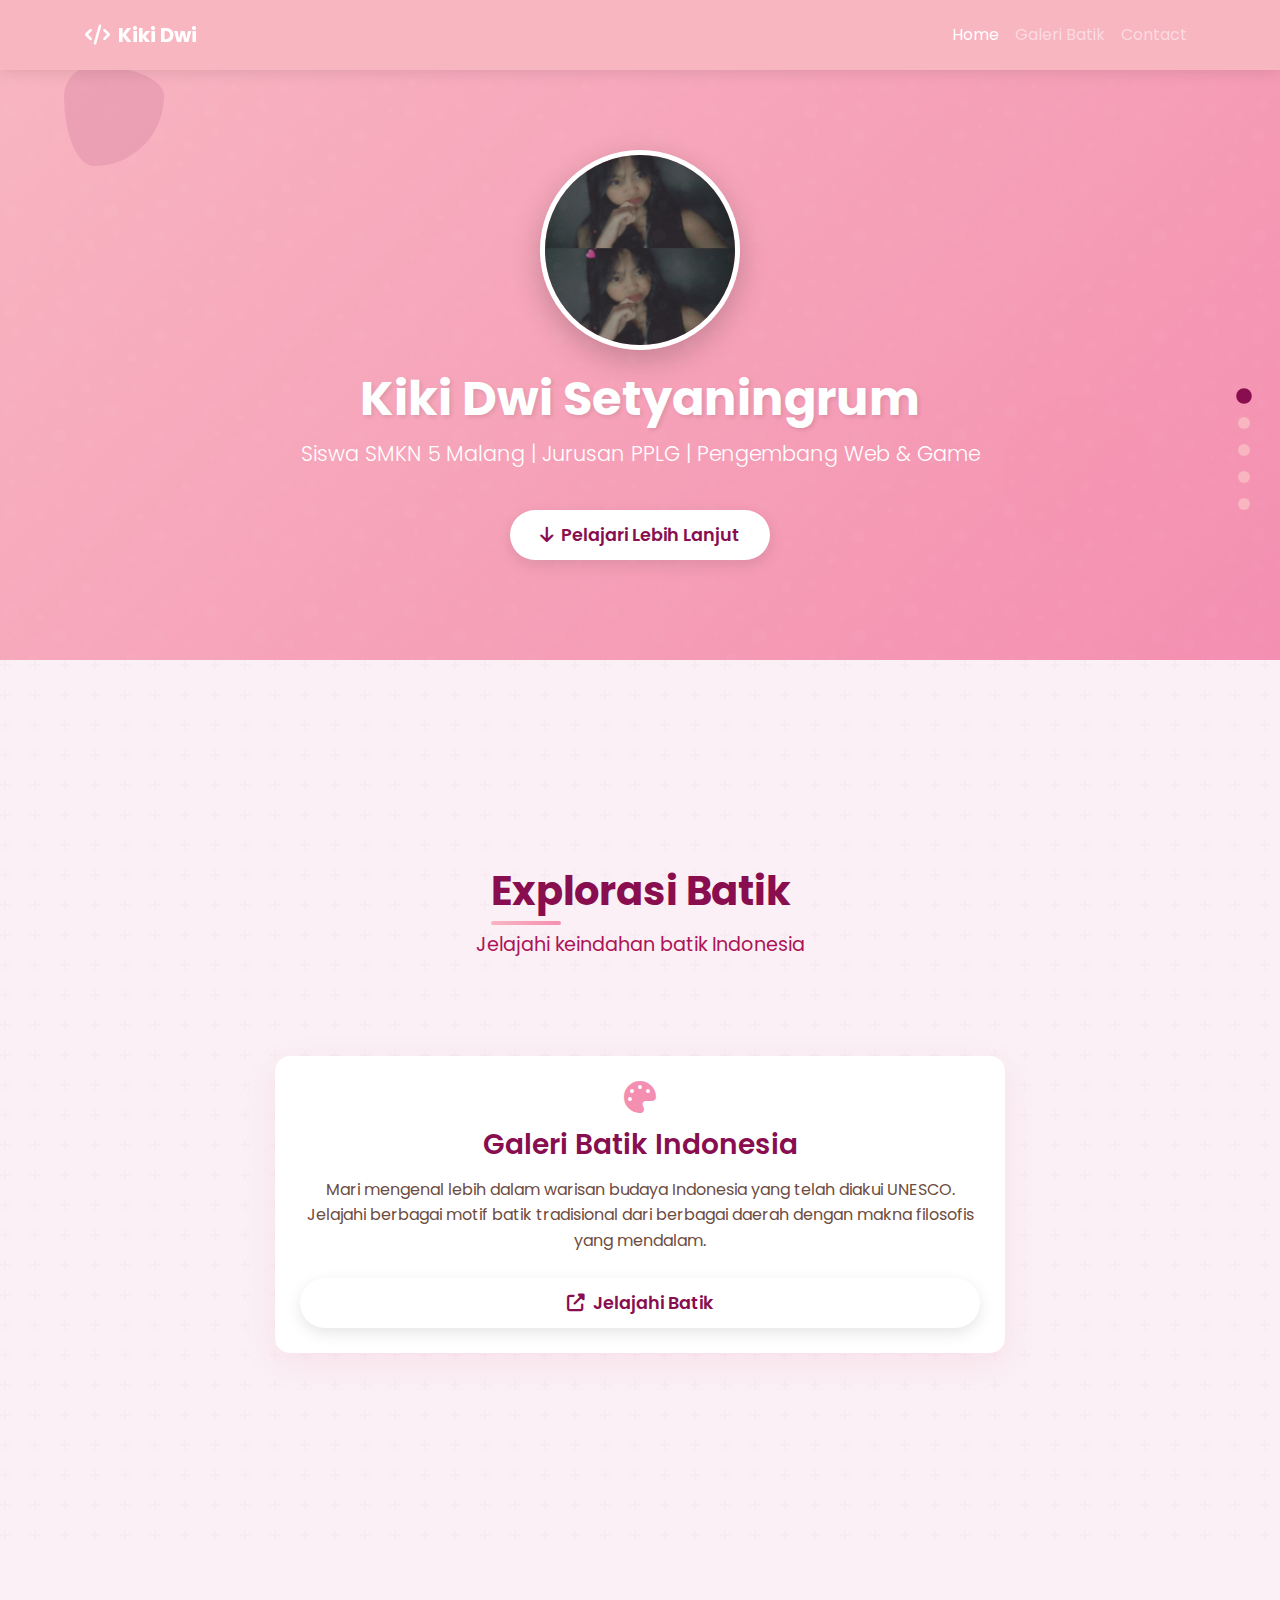
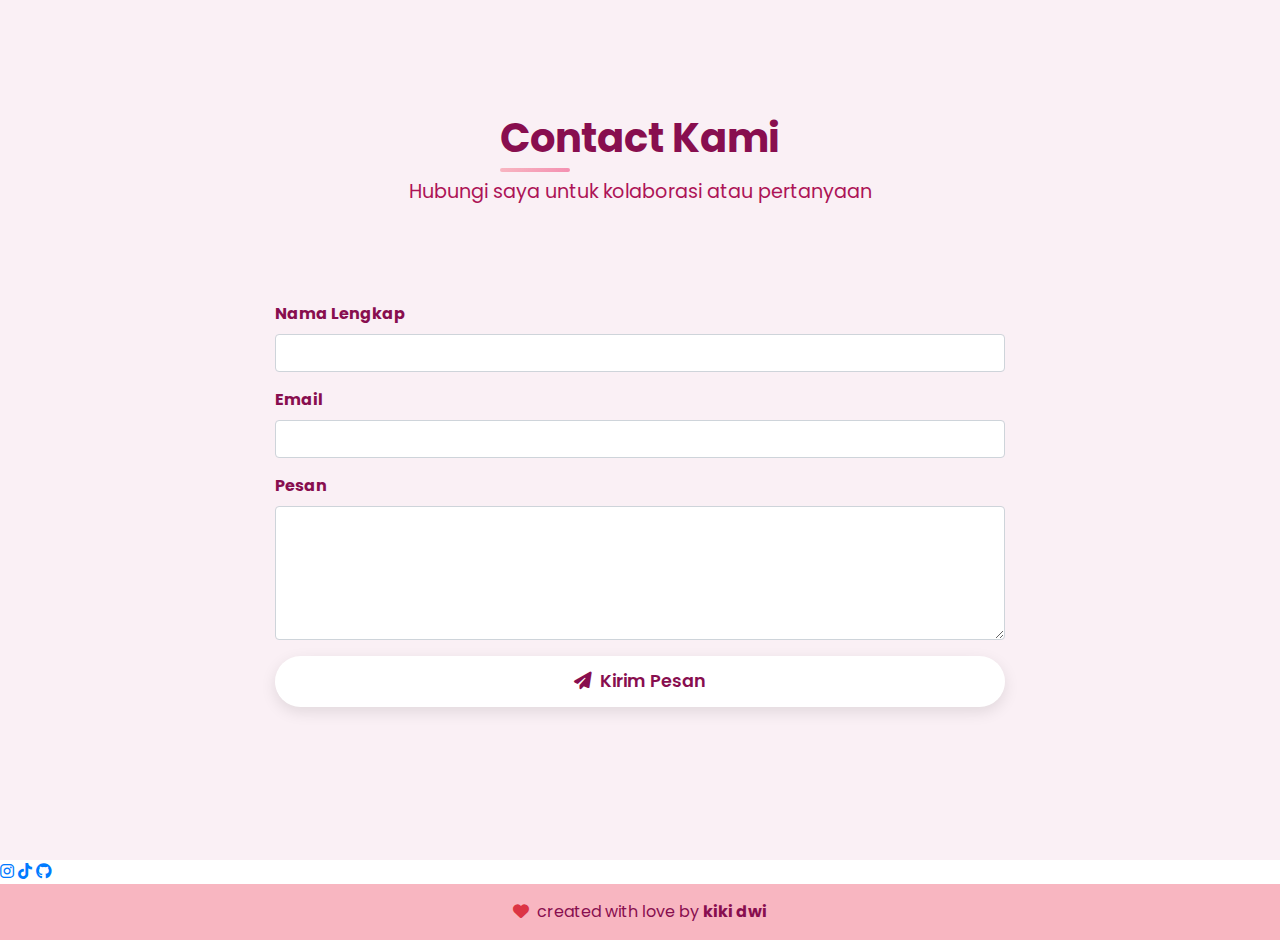
<file: index.html>
<!doctype html>
<html lang="id">
<head>
  <!-- Required meta tags -->
  <meta charset="utf-8" />
  <meta name="viewport" content="width=device-width, initial-scale=1, shrink-to-fit=no" />

  <!-- Bootstrap CSS -->
  <link rel="stylesheet" href="https://cdn.jsdelivr.net/npm/bootstrap@4.0.0/dist/css/bootstrap.min.css" integrity="sha384-Gn5384xqQ1aoWXA+058RXPxPg6fy4IWvTNh0E263XmFcJlSAwiGgFAW/dAiS6JXm" crossorigin="anonymous" />

  <!-- Font Awesome -->
  <link rel="stylesheet" href="https://cdnjs.cloudflare.com/ajax/libs/font-awesome/6.4.0/css/all.min.css" />

  <!-- Google Fonts -->
  <link href="https://fonts.googleapis.com/css2?family=Poppins:wght@300;400;500;600;700&display=swap" rel="stylesheet">

  <title>Portfolio | Kiki Dwi</title>
  <style>
    :root {
      --primary-pink: #f8b6c1;
      --secondary-pink: #f48fb1;
      --dark-pink: #880e4f;
      --medium-pink: #ad1457;
      --brown: #6d4c41;
      --light-bg: #faf0f5;
      --gradient: linear-gradient(135deg, #f8b6c1 0%, #f48fb1 100%);
    }
    
    * {
      scroll-behavior: smooth;
      font-family: 'Poppins', sans-serif;
    }
    
    html {
      scroll-padding-top: 80px;
    }
    
    body {
      overflow-x: hidden;
    }
    
    .navbar-custom {
      background-color: var(--primary-pink) !important;
      box-shadow: 0 2px 15px rgba(0,0,0,0.1);
      transition: all 0.3s ease;
      padding: 15px 0;
    }
    
    .navbar-custom.scrolled {
      padding: 8px 0;
    }
    
    .nav-link {
      position: relative;
      transition: all 0.3s ease;
    }
    
    .nav-link::after {
      content: '';
      position: absolute;
      bottom: 0;
      left: 50%;
      width: 0;
      height: 2px;
      background: white;
      transition: all 0.3s ease;
      transform: translateX(-50%);
    }
    
    .nav-link:hover::after,
    .nav-link.active::after {
      width: 80%;
    }
    
    /* Responsive Navbar Styles */
    .navbar-toggler {
      border: none;
      padding: 5px 10px;
      background: transparent;
    }
    
    .navbar-toggler:focus {
      outline: none;
      box-shadow: none;
    }
    
    .navbar-toggler-icon {
      width: 25px;
      height: 2px;
      background-color: white;
      position: relative;
      transition: all 0.3s ease;
    }
    
    .navbar-toggler-icon::before,
    .navbar-toggler-icon::after {
      content: '';
      position: absolute;
      width: 25px;
      height: 2px;
      background-color: white;
      left: 0;
      transition: all 0.3s ease;
    }
    
    .navbar-toggler-icon::before {
      top: -8px;
    }
    
    .navbar-toggler-icon::after {
      top: 8px;
    }
    
    .navbar-toggler[aria-expanded="true"] .navbar-toggler-icon {
      background-color: transparent;
    }
    
    .navbar-toggler[aria-expanded="true"] .navbar-toggler-icon::before {
      transform: rotate(45deg);
      top: 0;
    }
    
    .navbar-toggler[aria-expanded="true"] .navbar-toggler-icon::after {
      transform: rotate(-45deg);
      top: 0;
    }
    
    .navbar-collapse {
      transition: all 0.3s ease;
    }
    
    @media (max-width: 991px) {
      .navbar-nav {
        text-align: center;
        padding: 10px 0;
      }
      
      .nav-item {
        margin: 5px 0;
      }
      
      .nav-link {
        padding: 10px 15px;
        display: inline-block;
      }
      
      .navbar-custom .container {
        padding: 0 15px;
      }
    }
    
    .jumbotron-custom {
      background: var(--gradient);
      color: white;
      padding: 150px 0 100px 0;
      text-align: center;
      position: relative;
      overflow: hidden;
    }
    
    .jumbotron-custom::before {
      content: "";
      position: absolute;
      top: 0;
      left: 0;
      width: 100%;
      height: 100%;
      background-image: url("data:image/svg+xml,%3Csvg width='100' height='100' viewBox='0 0 100 100' xmlns='http://www.w3.org/2000/svg'%3E%3Cpath d='M11 18c3.866 0 7-3.134 7-7s-3.134-7-7-7-7 3.134-7 7 3.134 7 7 7zm48 25c3.866 0 7-3.134 7-7s-3.134-7-7-7-7 3.134-7 7 3.134 7 7 7zm-43-7c1.657 0 3-1.343 3-3s-1.343-3-3-3-3 1.343-3 3 1.343 3 3 3zm63 31c1.657 0 3-1.343 3-3s-1.343-3-3-3-3 1.343-3 3 1.343 3 3 3zM34 90c1.657 0 3-1.343 3-3s-1.343-3-3-3-3 1.343-3 3 1.343 3 3 3zm56-76c1.657 0 3-1.343 3-3s-1.343-3-3-3-3 1.343-3 3 1.343 3 3 3zM12 86c2.21 0 4-1.79 4-4s-1.79-4-4-4-4 1.79-4 4 1.79 4 4 4zm28-65c2.21 0 4-1.79 4-4s-1.79-4-4-4-4 1.79-4 4 1.79 4 4 4zm23-11c2.76 0 5-2.24 5-5s-2.24-5-5-5-5 2.24-5 5 2.24 5 5 5zm-6 60c2.21 0 4-1.79 4-4s-1.79-4-4-4-4 1.79-4 4 1.79 4 4 4zm29 22c2.76 0 5-2.24 5-5s-2.24-5-5-5-5 2.24-5 5 2.24 5 5 5zM32 63c2.76 0 5-2.24 5-5s-2.24-5-5-5-5 2.24-5 5 2.24 5 5 5zm57-13c2.76 0 5-2.24 5-5s-2.24-5-5-5-5 2.24-5 5 2.24 5 5 5zm-9-21c1.105 0 2-.895 2-2s-.895-2-2-2-2 .895-2 2 .895 2 2 2zM60 91c1.105 0 2-.895 2-2s-.895-2-2-2-2 .895-2 2 .895 2 2 2zM35 41c1.105 0 2-.895 2-2s-.895-2-2-2-2 .895-2 2 .895 2 2 2zM12 60c1.105 0 2-.895 2-2s-.895-2-2-2-2 .895-2 2 .895 2 2 2z' fill='%23ffffff' fill-opacity='0.1' fill-rule='evenodd'/%3E%3C/svg%3E");
      opacity: 0.2;
    }
    
    .profile-img {
      width: 200px;
      height: 200px;
      border: 5px solid white;
      box-shadow: 0 10px 30px rgba(0,0,0,0.2);
      transition: transform 0.5s ease;
    }
    
    .profile-img:hover {
      transform: scale(1.05);
    }
    
    .hero-title {
      font-size: 3rem;
      font-weight: 700;
      margin: 20px 0 10px;
      text-shadow: 2px 2px 4px rgba(0,0,0,0.1);
    }
    
    .hero-subtitle {
      font-size: 1.3rem;
      margin-bottom: 25px;
      font-weight: 300;
    }
    
    .btn-custom {
      background: white;
      border: none;
      color: var(--dark-pink);
      padding: 12px 30px;
      font-size: 1.1rem;
      border-radius: 50px;
      font-weight: 600;
      transition: all 0.3s ease;
      box-shadow: 0 5px 15px rgba(0,0,0,0.1);
    }
    
    .btn-custom:hover {
      background: var(--dark-pink);
      color: white;
      transform: translateY(-3px);
      box-shadow: 0 8px 20px rgba(136, 14, 79, 0.3);
    }
    
    .section-custom {
      background-color: var(--light-bg);
      padding: 100px 0;
      position: relative;
      min-height: 100vh;
      display: flex;
      align-items: center;
    }
    
    .section-title {
      font-size: 2.5rem;
      font-weight: 700;
      margin-bottom: 1rem;
      position: relative;
      display: inline-block;
    }
    
    .section-title::after {
      content: '';
      position: absolute;
      bottom: -10px;
      left: 0;
      width: 70px;
      height: 4px;
      background: var(--gradient);
      border-radius: 2px;
    }
    
    .section-subtitle {
      font-size: 1.2rem;
      color: var(--medium-pink);
      margin-bottom: 3rem;
    }
    
    .card-custom {
      border: none;
      border-radius: 15px;
      box-shadow: 0 10px 30px rgba(244, 143, 177, 0.15);
      height: 100%;
      display: flex;
      flex-direction: column;
      transition: transform 0.3s ease, box-shadow 0.3s ease;
      overflow: hidden;
    }
    
    .card-custom:hover {
      transform: translateY(-10px);
      box-shadow: 0 15px 40px rgba(244, 143, 177, 0.25);
    }
    
    .card-img-top {
      height: 200px;
      object-fit: cover;
      width: 100%;
      transition: transform 0.5s ease;
    }
    
    .card-custom:hover .card-img-top {
      transform: scale(1.05);
    }
    
    .card-body {
      flex: 1;
      display: flex;
      flex-direction: column;
      padding: 25px;
    }
    
    .card-title {
      color: var(--dark-pink);
      font-weight: 600;
      margin-bottom: 15px;
    }
    
    .card-text {
      color: var(--brown);
      flex: 1;
      margin-bottom: 0;
      line-height: 1.6;
    }
    
    .footer-custom {
      background-color: var(--primary-pink) !important;
      padding: 30px 0;
    }
    
    .text-pink-dark {
      color: var(--dark-pink);
    }
    
    .text-pink-medium {
      color: var(--medium-pink);
    }
    
    .text-brown {
      color: var(--brown);
    }
    
    .row-equal {
      display: flex;
      flex-wrap: wrap;
    }
    
    .row-equal > [class*='col-'] {
      display: flex;
    }
    
    .about-content {
      font-size: 1.1rem;
      line-height: 1.8;
    }
    
    .skill-badge {
      background: var(--gradient);
      color: white;
      padding: 8px 20px;
      border-radius: 50px;
      margin: 5px;
      display: inline-block;
      font-size: 0.9rem;
      box-shadow: 0 4px 10px rgba(244, 143, 177, 0.3);
    }
    
    .floating-shapes {
      position: absolute;
      width: 100%;
      height: 100%;
      top: 0;
      left: 0;
      overflow: hidden;
      z-index: 0;
    }
    
    .shape {
      position: absolute;
      opacity: 0.1;
    }
    
    .shape-1 {
      width: 100px;
      height: 100px;
      top: 10%;
      left: 5%;
      background: var(--dark-pink);
      border-radius: 30% 70% 70% 30% / 30% 30% 70% 70%;
      animation: float 15s infinite ease-in-out;
    }
    
    .shape-2 {
      width: 150px;
      height: 150px;
      top: 60%;
      right: 10%;
      background: var(--secondary-pink);
      border-radius: 50%;
      animation: float 20s infinite ease-in-out reverse;
    }
    
    @keyframes float {
      0%, 100% {
        transform: translateY(0) rotate(0deg);
      }
      50% {
        transform: translateY(-20px) rotate(10deg);
      }
    }
    
    .scroll-top {
      position: fixed;
      bottom: 30px;
      right: 30px;
      width: 50px;
      height: 50px;
      background: var(--gradient);
      color: white;
      border-radius: 50%;
      display: flex;
      align-items: center;
      justify-content: center;
      font-size: 1.5rem;
      box-shadow: 0 5px 15px rgba(244, 143, 177, 0.4);
      cursor: pointer;
      z-index: 1000;
      opacity: 0;
      visibility: hidden;
      transition: all 0.3s ease;
    }
    
    .scroll-top.active {
      opacity: 1;
      visibility: visible;
    }
    
    .scroll-top:hover {
      transform: translateY(-5px);
      box-shadow: 0 8px 20px rgba(244, 143, 177, 0.6);
    }
    
    .contact-icon {
      font-size: 2rem;
      color: var(--secondary-pink);
      margin-bottom: 15px;
    }
    
    .batik-pattern {
      background-image: url("data:image/svg+xml,%3Csvg width='60' height='60' viewBox='0 0 60 60' xmlns='http://www.w3.org/2000/svg'%3E%3Cg fill='none' fill-rule='evenodd'%3E%3Cg fill='%23f48fb1' fill-opacity='0.05'%3E%3Cpath d='M36 34v-4h-2v4h-4v2h4v4h2v-4h4v-2h-4zm0-30V0h-2v4h-4v2h4v4h2V6h4V4h-4zM6 34v-4H4v4H0v2h4v4h2v-4h4v-2H6zM6 4V0H4v4H0v2h4v4h2V6h4V4H6z'/%3E%3C/g%3E%3C/g%3E%3C/svg%3E");
    }
    
    .section-indicator {
      position: fixed;
      right: 30px;
      top: 50%;
      transform: translateY(-50%);
      z-index: 100;
      display: flex;
      flex-direction: column;
      gap: 15px;
    }
    
    .indicator-dot {
      width: 12px;
      height: 12px;
      border-radius: 50%;
      background: var(--primary-pink);
      cursor: pointer;
      transition: all 0.3s ease;
      position: relative;
    }
    
    .indicator-dot.active {
      background: var(--dark-pink);
      transform: scale(1.3);
    }
    
    .indicator-dot::after {
      content: attr(data-section);
      position: absolute;
      right: 20px;
      top: 50%;
      transform: translateY(-50%);
      background: var(--dark-pink);
      color: white;
      padding: 5px 10px;
      border-radius: 4px;
      font-size: 0.8rem;
      white-space: nowrap;
      opacity: 0;
      transition: opacity 0.3s ease;
      pointer-events: none;
    }
    
    .indicator-dot:hover::after {
      opacity: 1;
    }
    
    @media (max-width: 768px) {
      .hero-title {
        font-size: 2.2rem;
      }
      
      .hero-subtitle {
        font-size: 1.1rem;
      }
      
      .section-title {
        font-size: 2rem;
      }
      
      .profile-img {
        width: 150px;
        height: 150px;
      }
      
      .section-indicator {
        display: none;
      }
      
      .section-custom {
        min-height: auto;
        padding: 80px 0;
      }
      
      /* Mobile Navigation Enhancements */
      .navbar-collapse {
        background-color: var(--primary-pink);
        margin-top: 10px;
        border-radius: 10px;
        box-shadow: 0 5px 15px rgba(0,0,0,0.1);
      }
      
      .nav-link::after {
        display: none;
      }
      
      .nav-link:hover,
      .nav-link.active {
        background-color: rgba(255,255,255,0.2);
        border-radius: 5px;
      }
    }
  </style>
</head>

<body id="Home">
  <!-- Navigation Indicator -->
  <div class="section-indicator">
    <div class="indicator-dot active" data-section="Home" data-target="#Home"></div>
    <div class="indicator-dot" data-section="About" data-target="#About"></div>
    <div class="indicator-dot" data-section="Projects" data-target="#Projects"></div>
    <div class="indicator-dot" data-section="contact" data-target="#Contact"></div>
    <div class="indicator-dot" data-section="batik" data-target="#Batik"></div>
  </div>

  <!-- Navbar -->
  <nav class="navbar navbar-expand-lg navbar-dark shadow-sm fixed-top navbar-custom">
    <div class="container">
      <a class="navbar-brand font-weight-bold" href="#Home">
        <i class="fas fa-code mr-2"></i>Kiki Dwi
      </a>
      <button class="navbar-toggler" type="button" data-toggle="collapse" data-target="#navbarNav" aria-controls="navbarNav" aria-expanded="false" aria-label="Toggle navigation">
        <span class="navbar-toggler-icon"></span>
      </button>
      <div class="collapse navbar-collapse" id="navbarNav">
        <ul class="navbar-nav ml-auto">
          <li class="nav-item active">
            <a class="nav-link" href="#Home">Home <span class="sr-only">(current)</span></a>
          </li>
          <li class="nav-item">
            <a class="nav-link" href="#Batik">Galeri Batik</a>
          </li>
          <li class="nav-item">
            <a class="nav-link" href="#Contact">Contact</a>
          </li>
        </ul>
      </div>
    </div>
  </nav>

  <!-- Hero Section -->
  <section id="Home" class="jumbotron-custom">
    <div class="floating-shapes">
      <div class="shape shape-1"></div>
      <div class="shape shape-2"></div>
    </div>
    <div class="container">
      <img src="img/WhatsApp Image 2025-07-24 at 08.32.54_d5a896ab.jpg" alt="Kiki Dwi" class="rounded-circle profile-img" onerror="this.src='data:image/svg+xml;charset=UTF-8,%3Csvg xmlns=\'http://www.w3.org/2000/svg\' width=\'200\' height=\'200\' viewBox=\'0 0 200 200\'%3E%3Crect width=\'200\' height=\'200\' fill=\'%23f8b6c1\'/%3E%3Ctext x=\'50%25\' y=\'50%25\' dominant-baseline=\'middle\' text-anchor=\'middle\' font-family=\'Arial\' font-size=\'24\' fill=\'white\'%3EKD%3C/text%3E%3C/svg%3E'" />
      <h1 class="hero-title">Kiki Dwi Setyaningrum</h1>
      <p class="hero-subtitle">Siswa SMKN 5 Malang | Jurusan PPLG | Pengembang Web & Game</p>
      <a href="#About" class="btn btn-custom mt-3">
        <i class="fas fa-arrow-down mr-2"></i>Pelajari Lebih Lanjut
      </a>
    </div>
  </section>

  
  <!-- Batik Section -->
  <section id="Batik" class="section-custom batik-pattern">
    <div class="container">
      <div class="row text-center mb-5">
        <div class="col">
          <h2 class="section-title text-pink-dark">Explorasi Batik</h2>
          <p class="section-subtitle">Jelajahi keindahan batik Indonesia</p>
        </div>
      </div>
      <div class="row justify-content-center">
        <div class="col-md-8">
          <div class="card card-custom">
            <div class="card-body text-center">
              <i class="fas fa-palette contact-icon"></i>
              <h3 class="card-title text-pink-dark">Galeri Batik Indonesia</h3>
              <p class="card-text mb-4">
                Mari mengenal lebih dalam warisan budaya Indonesia yang telah diakui UNESCO. 
                Jelajahi berbagai motif batik tradisional dari berbagai daerah dengan makna filosofis yang mendalam.
              </p>
              <a href="batik.html" class="btn btn-custom">
                <i class="fas fa-external-link-alt mr-2"></i>Jelajahi Batik
              </a>
            </div>
          </div>
        </div>
      </div>
    </div>
  </section>

  <!-- Contact Section -->
  <section id="Contact" class="section-custom">
    <div class="container">
      <div class="row text-center mb-5">
        <div class="col">
          <h2 class="section-title text-pink-dark">Contact Kami</h2>
          <p class="section-subtitle">Hubungi saya untuk kolaborasi atau pertanyaan</p>
        </div>
      </div>
      <div class="row justify-content-center">
        <div class="col-md-8">
          <div class="alert alert-success alert-dismissible fade show d-none" role="alert">
            <strong>Terima kasih!</strong> Pesan Anda sudah kami terima.
            <button type="button" class="close" data-dismiss="alert" aria-label="Close">
              <span aria-hidden="true">&times;</span>
            </button>
          </div>

          <form name="WPU-Contact-form">
            <div class="mb-3">
              <label for="name" class="form-label text-pink-dark font-weight-bold">Nama Lengkap</label>
              <input type="text" class="form-control" id="name" aria-describedby="name" name="nama" required>
            </div>

            <div class="mb-3">
              <label for="email" class="form-label text-pink-dark font-weight-bold">Email</label>
              <input type="email" class="form-control" id="email" aria-describedby="email" name="email" required>
            </div>

            <div class="mb-3">
              <label for="pesan" class="form-label text-pink-dark font-weight-bold">Pesan</label>
              <textarea class="form-control" id="pesan" rows="5" name="pesan" required></textarea>
            </div>

            <button type="submit" class="btn btn-custom btn-block">
              <i class="fas fa-paper-plane mr-2"></i>Kirim Pesan
            </button>
          </form>
        </div>
      </div>
    </div>
  </section>
  <div class="footer-social">
              <a href="https://www.instagram.com/c00sixzz/" target="_blank" class="instagram"><i class="fab fa-instagram"></i></a>
              <a href="https://www.tiktok.com/@miitwokyyy?is_from_webapp=1&sender_device=pc" target="_blank" class="tiktok"><i class="fab fa-tiktok"></i></a>
              <a href="https://github.com/chelsya12-tech" target="_blank" class="github"><i class="fab fa-github"></i></a>
            </div>
          </div>

  <!-- Footer -->
  <footer class="fw-bold text-center p-3 footer-custom"> 
    <p class="text-pink-dark mb-0">
      <i class="fas fa-heart text-danger mr-1"></i> created with love by 
      <a href="https://www.instagram.com/c00sixzz/" class="text-pink-dark font-weight-bold">kiki dwi</a>
    </p>
  </footer>

  <!-- Scroll to Top Button -->
  <div class="scroll-top">
    <i class="fas fa-arrow-up"></i>
  </div>

  <!-- Bootstrap JS, Popper.js, and jQuery -->
  <script src="https://code.jquery.com/jquery-3.2.1.slim.min.js" integrity="sha384-KJ3o2DKtIkvYIK3UENzmM7KCkRr/rE9/Qpg6aAZGJwFDMVNA/GpGFF93hXpG5KkN" crossorigin="anonymous"></script>
  <script src="https://cdn.jsdelivr.net/npm/popper.js@1.12.9/dist/umd/popper.min.js" integrity="sha384-ApNbgh9B+Y1QKtv3Rn7W3mgPxhU9Q/ScQsAP7hUibX39j7fakFPskvXusvfa0b4Q" crossorigin="anonymous"></script>
  <script src="https://cdn.jsdelivr.net/npm/bootstrap@4.0.0/dist/js/bootstrap.min.js" integrity="sha384-JZR6Spejh4U02d8jOt6vLEHfe/JQGiRRSQQxSfFWpi1MquVdAyjUar5+76PVCmYl" crossorigin="anonymous"></script>

  <script>
    // Enhanced navigation functionality
    $(document).ready(function() {
      // Navbar scroll effect
      $(window).scroll(function() {
        if ($(window).scrollTop() > 50) {
          $('.navbar-custom').addClass('scrolled');
        } else {
          $('.navbar-custom').removeClass('scrolled');
        }
        
        // Scroll to top button
        if ($(window).scrollTop() > 300) {
          $('.scroll-top').addClass('active');
        } else {
          $('.scroll-top').removeClass('active');
        }
        
        // Update active nav link and indicator
        updateActiveSection();
      });
      
      // Scroll to top functionality
      $('.scroll-top').click(function() {
        $('html, body').animate({scrollTop: 0}, 800);
      });
      
      // Enhanced smooth scrolling for anchor links
      $('a[href*="#"]').on('click', function(e) {
        // Skip for non-section links
        if ($(this).attr('href') === '#') return;
        
        // Skip for external links
        if ($(this).attr('href').indexOf('http') === 0) return;
        
        e.preventDefault();
        
        const hash = this.hash;
        const target = $(hash);
        
        if (target.length) {
          $('html, body').animate(
            {
              scrollTop: target.offset().top - 70,
            },
            800,
            'swing',
            function() {
              // Update URL hash
              window.location.hash = hash;
              updateActiveNav();
            }
          );
        }
        
        // Close mobile navbar when a link is clicked
        if ($(window).width() < 992) {
          $('.navbar-collapse').collapse('hide');
        }
      });
      
      // Indicator dot navigation
      $('.indicator-dot').click(function() {
        const target = $(this).data('target');
        $('html, body').animate(
          {
            scrollTop: $(target).offset().top - 70,
          },
          800,
          'swing'
        );
      });
      
      // Update active section based on scroll position
      function updateActiveSection() {
        const scrollPos = $(document).scrollTop() + 100;
        
        $('section, .jumbotron-custom').each(function() {
          const section = $(this);
          const sectionTop = section.offset().top;
          const sectionHeight = section.outerHeight();
          const sectionId = section.attr('id');
          
          if (scrollPos >= sectionTop && scrollPos < sectionTop + sectionHeight) {
            // Update navbar
            $('.nav-link').removeClass('active');
            $(.nav-link[href="#${sectionId}"]).addClass('active');
            
            // Update indicator
            $('.indicator-dot').removeClass('active');
            $(.indicator-dot[data-target="#${sectionId}"]).addClass('active');
          }
        });
      }
      
      // Update active nav link
      function updateActiveNav() {
        const hash = window.location.hash;
        if (hash) {
          $('.nav-link').removeClass('active');
          $(.nav-link[href="${hash}"]).addClass('active');
          
          $('.indicator-dot').removeClass('active');
          $(.indicator-dot[data-target="${hash}"]).addClass('active');
        }
      }
      
      // Form submission
      const scriptURL = 'https://script.google.com/macros/s/AKfycby_DOSbJSmsN9_gJXfonc-vc2lMmQUZTPwIGMCU8Eew02tskoyA5YEWLFRixcZC5hlY/exec'
      const form = document.forms['WPU-Contact-form'];
      const myAlert = document.querySelector('.alert');

      if (form) {
        form.addEventListener('submit', e => {
          e.preventDefault()
          
          // Show loading state
          const submitBtn = form.querySelector('button[type="submit"]');
          const originalText = submitBtn.innerHTML;
          submitBtn.innerHTML = '<i class="fas fa-spinner fa-spin mr-2"></i>Mengirim...';
          submitBtn.disabled = true;

          fetch(scriptURL, { method: 'POST', body: new FormData(form)})
            .then(response => {
              console.log('Success!', response);
              submitBtn.innerHTML = originalText;
              submitBtn.disabled = false;
              myAlert.classList.remove('d-none');
              myAlert.innerHTML = '<div class="alert alert-success alert-dismissible fade show" role="alert"><strong>Berhasil!</strong> Pesan Anda telah terkirim.<button type="button" class="close" data-dismiss="alert" aria-label="Close"><span aria-hidden="true">&times;</span></button></div>';
              form.reset();
              setTimeout(() => { myAlert.classList.add('d-none'); }, 5000);
            })
            .catch(error => {
              console.error('Error!', error.message);
              submitBtn.innerHTML = originalText;
              submitBtn.disabled = false;
              myAlert.classList.remove('d-none');
              myAlert.innerHTML = '<div class="alert alert-danger alert-dismissible fade show" role="alert"><strong>Gagal!</strong> Terjadi kesalahan saat mengirim pesan.<button type="button" class="close" data-dismiss="alert" aria-label="Close"><span aria-hidden="true">&times;</span></button></div>';
            })
        });
      }
      
      // Initialize
      updateActiveSection();
      
      // Handle page load with hash
      if (window.location.hash) {
        setTimeout(function() {
          const target = $(window.location.hash);
          if (target.length) {
            $('html, body').animate({
              scrollTop: target.offset().top - 70
            }, 800);
          }
        }, 100);
      }
    });
  </script>
</body>
</html>
</file>
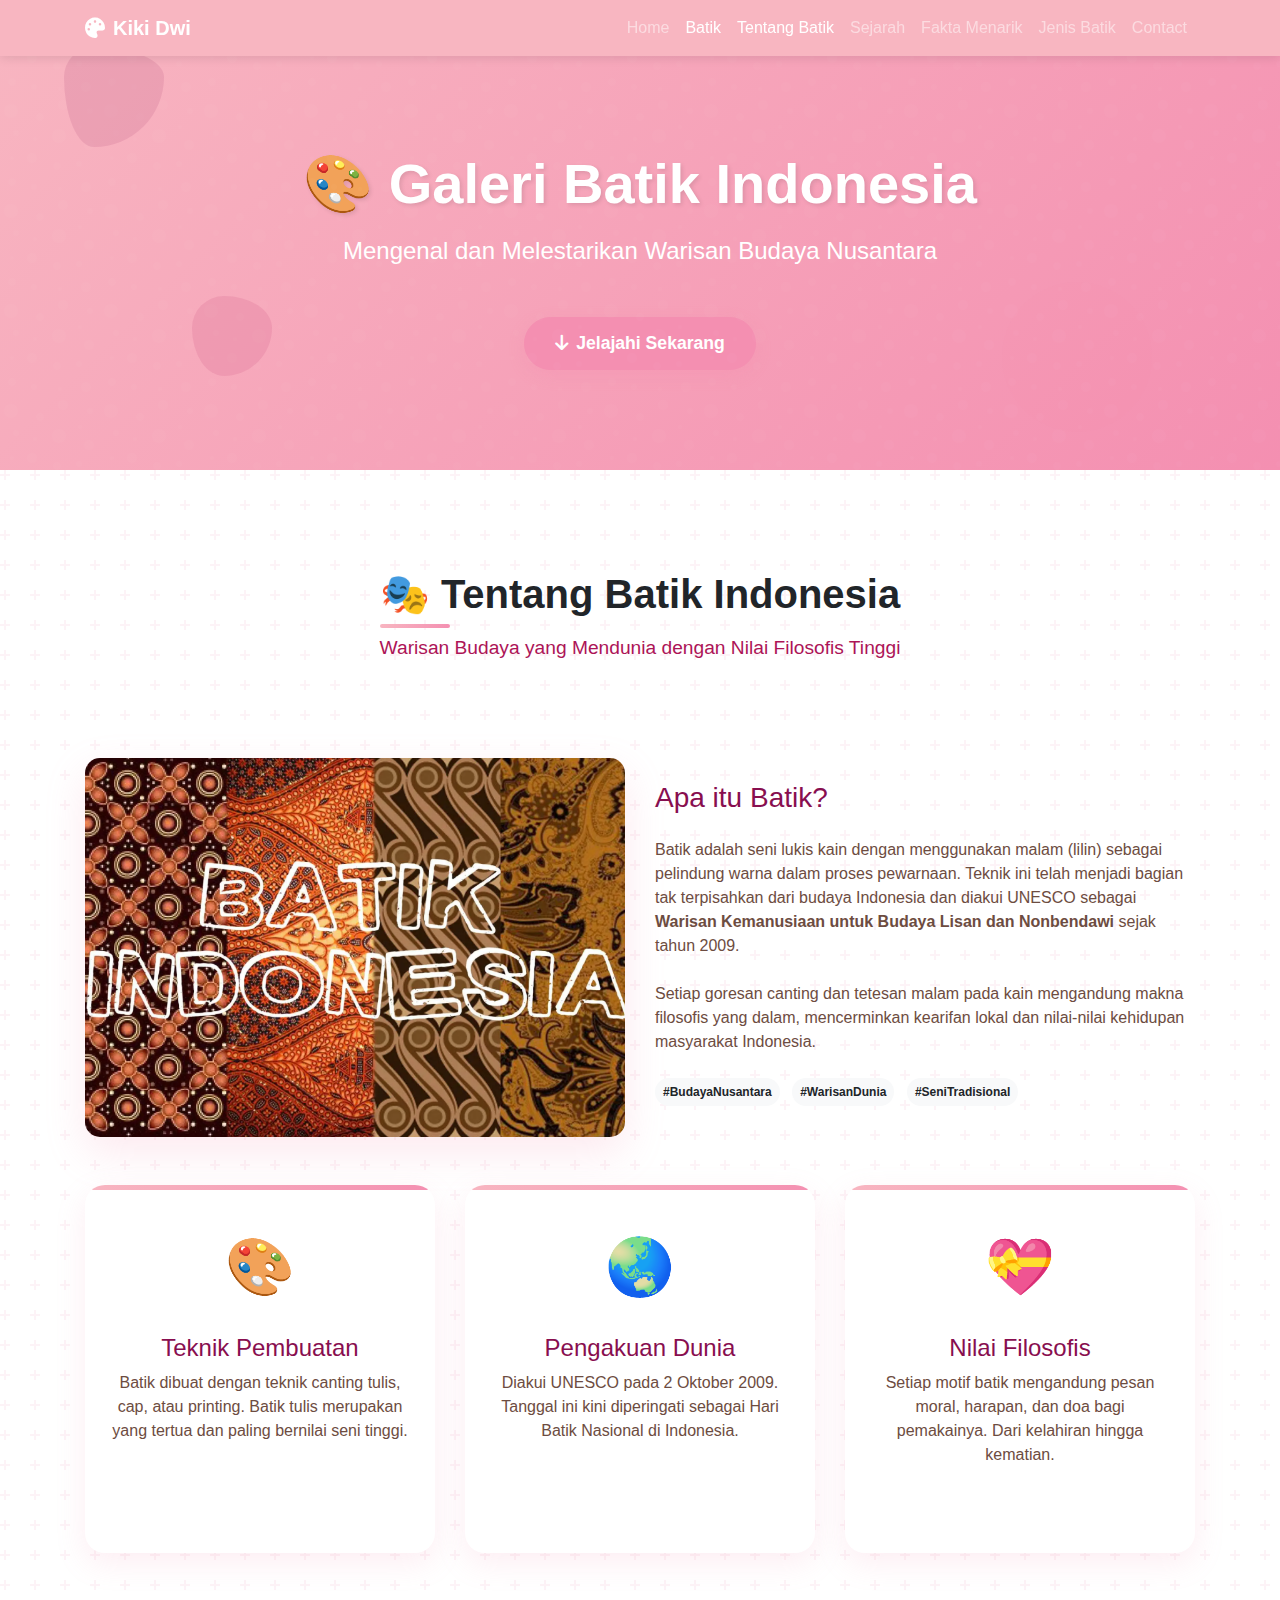
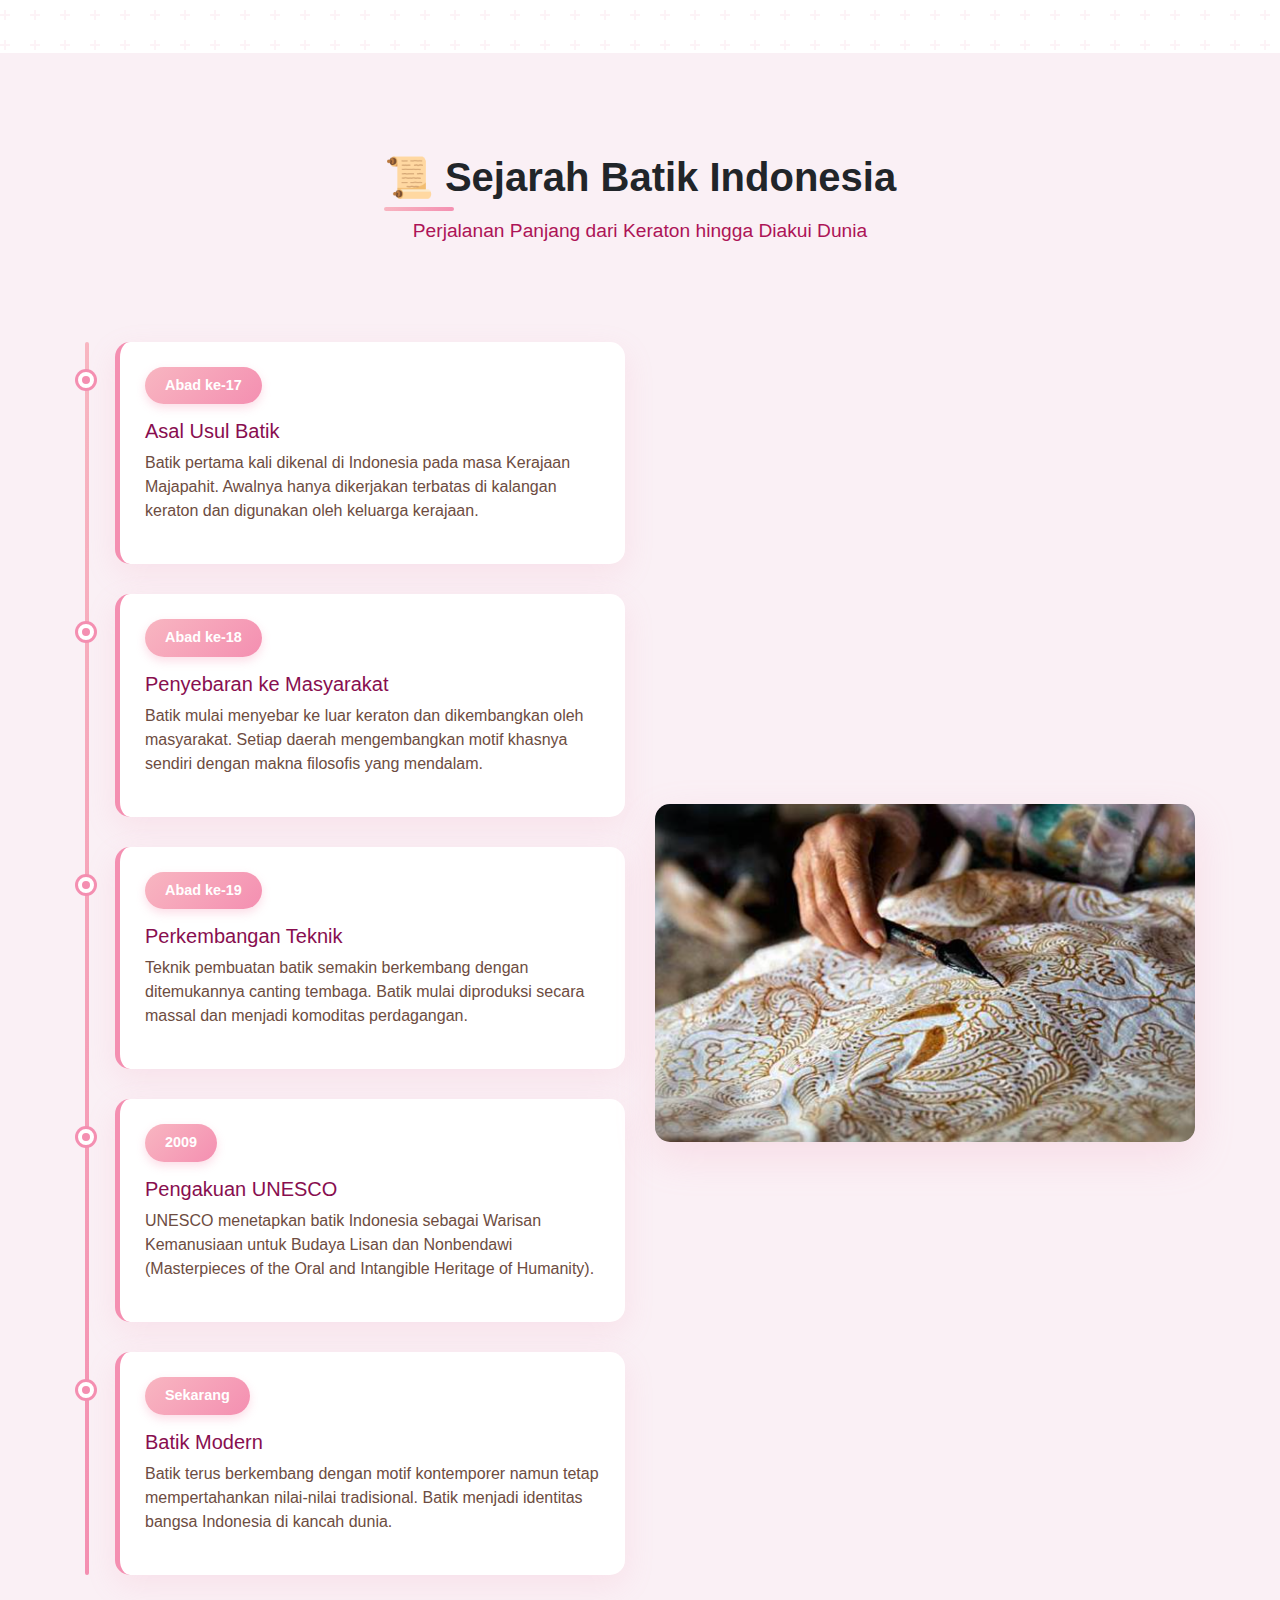
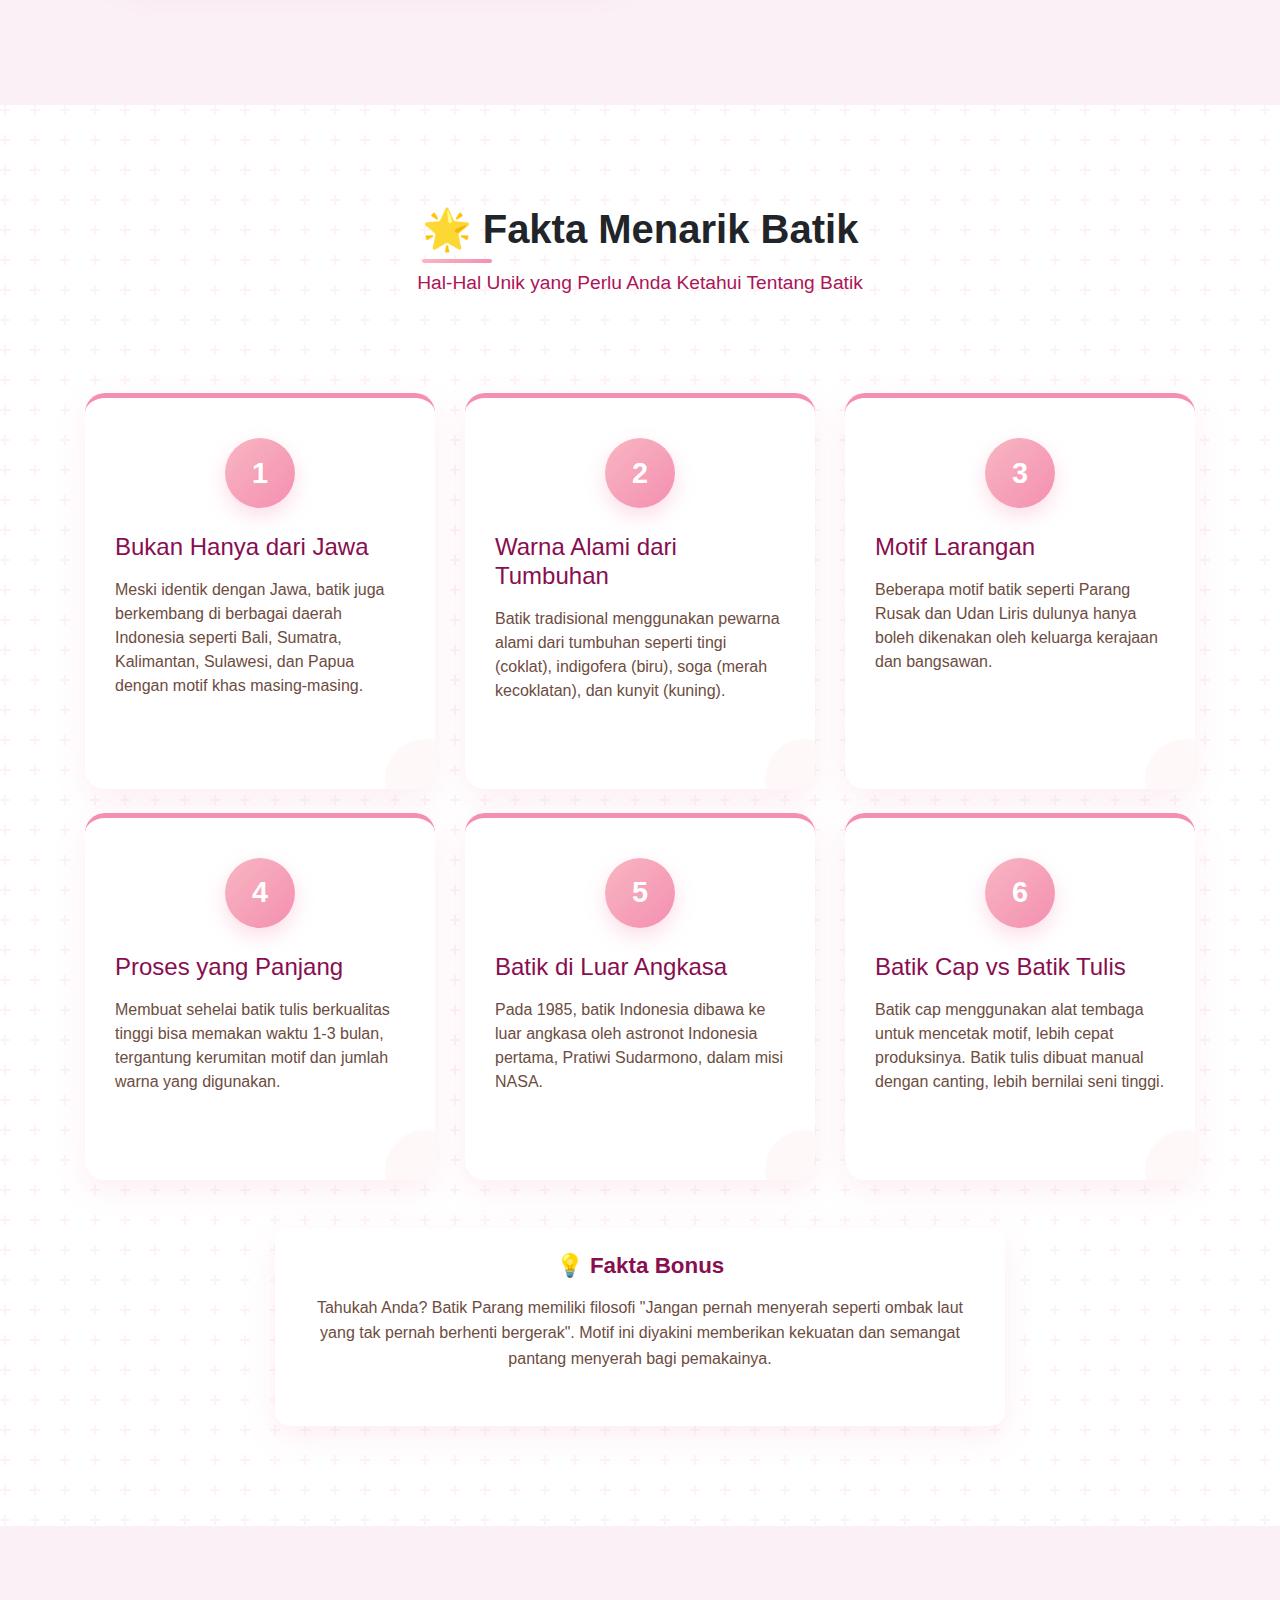
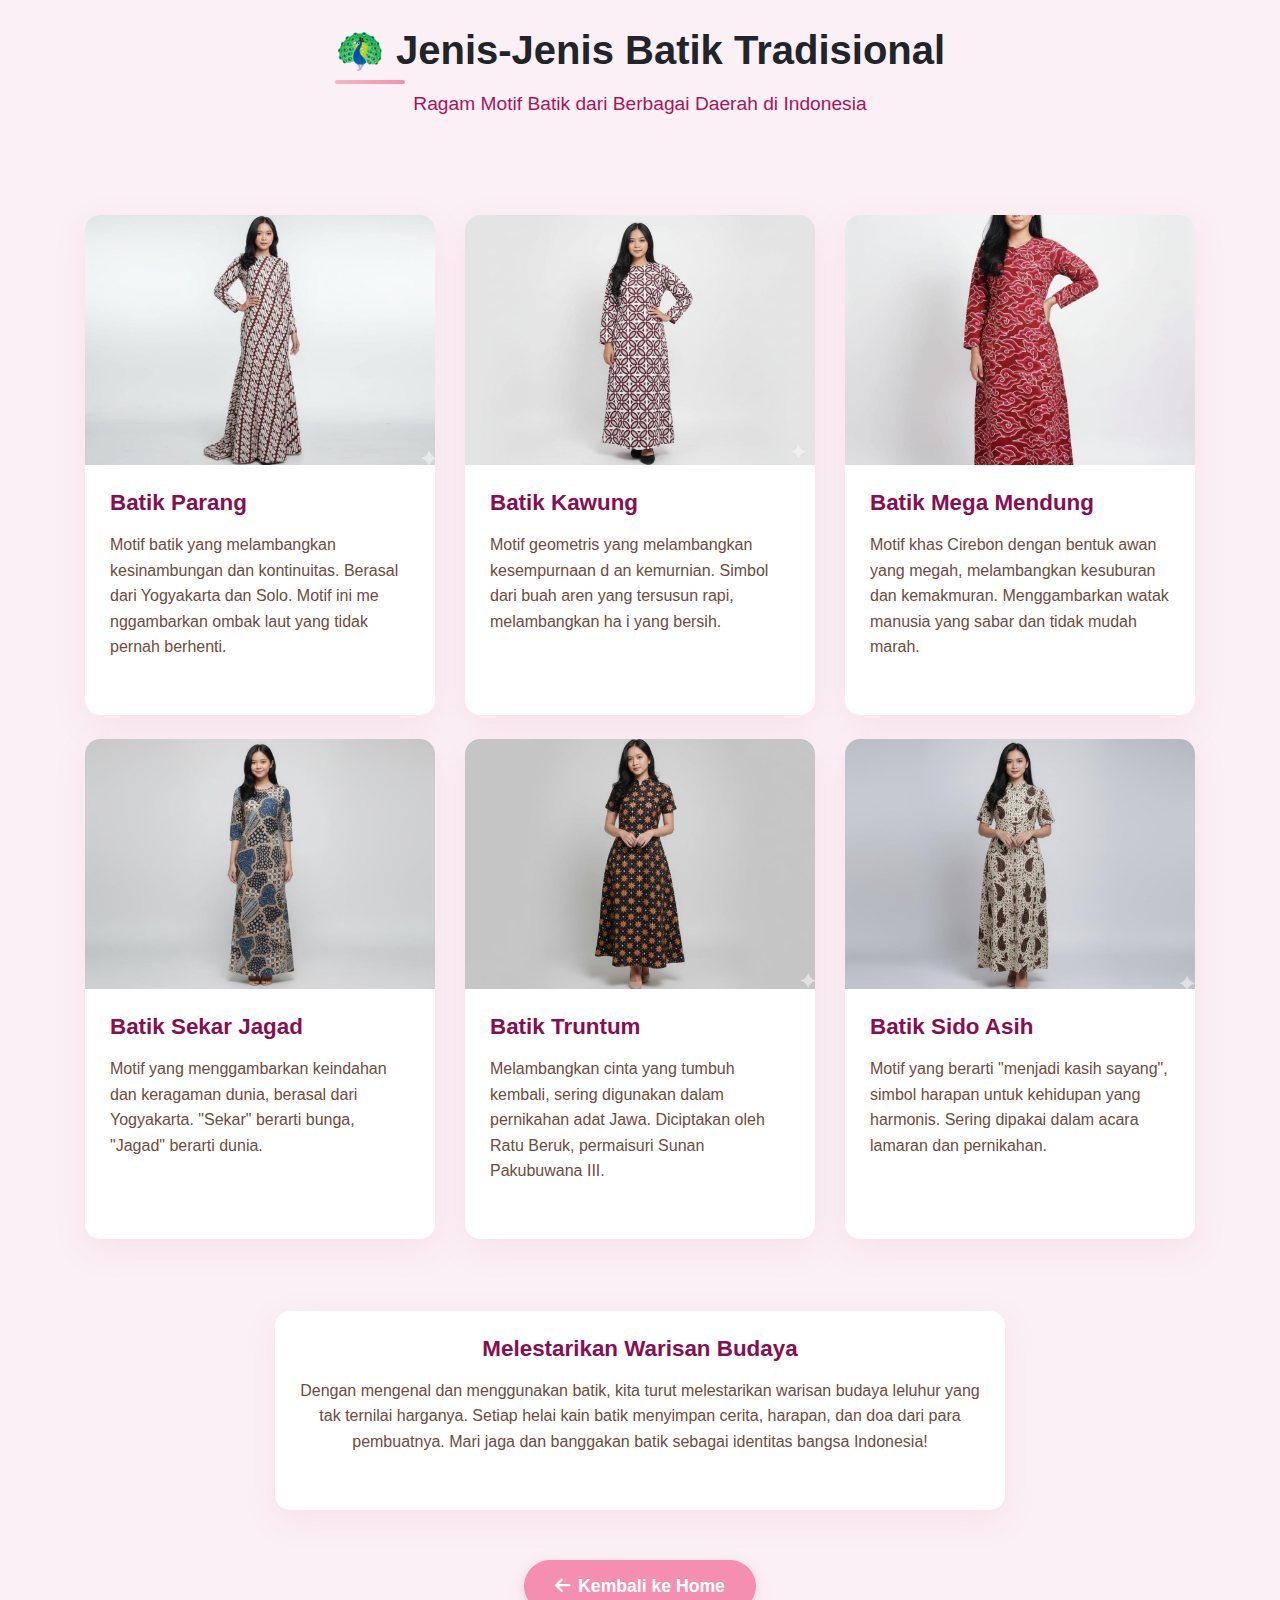
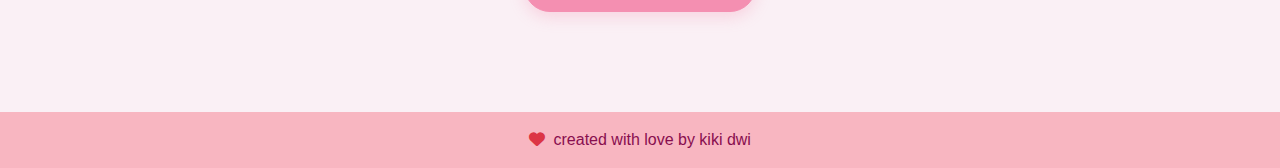
<file: batik2.html>
<!doctype html>
<html lang="id">
<head>
  <meta charset="utf-8" />
  <meta name="viewport" content="width=device-width, initial-scale=1, shrink-to-fit=no" />
  <link rel="stylesheet" href="https://cdn.jsdelivr.net/npm/bootstrap@4.0.0/dist/css/bootstrap.min.css" integrity="sha384-Gn5384xqQ1aoWXA+058RXPxPg6fy4IWvTNh0E263XmFcJlSAwiGgFAW/dAiS6JXm" crossorigin="anonymous" />
  <link rel="stylesheet" href="https://cdnjs.cloudflare.com/ajax/libs/font-awesome/6.4.0/css/all.min.css">
  <title>Galeri Batik | Kiki Dwi</title>
  <style>
    /* CSS yang sama seperti sebelumnya */
    :root {
      --primary-pink: #f8b6c1;
      --secondary-pink: #f48fb1;
      --dark-pink: #880e4f;
      --medium-pink: #ad1457;
      --brown: #6d4c41;
      --light-bg: #faf0f5;
      --gradient: linear-gradient(135deg, #f8b6c1 0%, #f48fb1 100%);
    }
    
    * {
      scroll-behavior: smooth;
    }
    
    body {
      font-family: 'Segoe UI', Tahoma, Geneva, Verdana, sans-serif;
      overflow-x: hidden;
    }
    
    .navbar-custom {
      background-color: var(--primary-pink) !important;
      box-shadow: 0 2px 10px rgba(0,0,0,0.1);
      transition: all 0.3s ease;
    }
    
    .navbar-custom.scrolled {
      padding-top: 5px;
      padding-bottom: 5px;
    }
    
    .batik-hero {
        background: var(--gradient);
        color: white;
        padding: 150px 0 100px 0;
        text-align: center;
        position: relative;
        overflow: hidden;
    }
    
    .batik-hero::before {
        content: "";
        position: absolute;
        top: 0;
        left: 0;
        width: 100%;
        height: 100%;
        background-image: url("data:image/svg+xml,%3Csvg width='100' height='100' viewBox='0 0 100 100' xmlns='http://www.w3.org/2000/svg'%3E%3Cpath d='M11 18c3.866 0 7-3.134 7-7s-3.134-7-7-7-7 3.134-7 7 3.134 7 7 7zm48 25c3.866 0 7-3.134 7-7s-3.134-7-7-7-7 3.134-7 7 3.134 7 7 7zm-43-7c1.657 0 3-1.343 3-3s-1.343-3-3-3-3 1.343-3 3 1.343 3 3 3zm63 31c1.657 0 3-1.343 3-3s-1.343-3-3-3-3 1.343-3 3 1.343 3 3 3zM34 90c1.657 0 3-1.343 3-3s-1.343-3-3-3-3 1.343-3 3 1.343 3 3 3zm56-76c1.657 0 3-1.343 3-3s-1.343-3-3-3-3 1.343-3 3 1.343 3 3 3zM12 86c2.21 0 4-1.79 4-4s-1.79-4-4-4-4 1.79-4 4 1.79 4 4 4zm28-65c2.21 0 4-1.79 4-4s-1.79-4-4-4-4 1.79-4 4 1.79 4 4 4zm23-11c2.76 0 5-2.24 5-5s-2.24-5-5-5-5 2.24-5 5 2.24 5 5 5zm-6 60c2.21 0 4-1.79 4-4s-1.79-4-4-4-4 1.79-4 4 1.79 4 4 4zm29 22c2.76 0 5-2.24 5-5s-2.24-5-5-5-5 2.24-5 5 2.24 5 5 5zM32 63c2.76 0 5-2.24 5-5s-2.24-5-5-5-5 2.24-5 5 2.24 5 5 5zm57-13c2.76 0 5-2.24 5-5s-2.24-5-5-5-5 2.24-5 5 2.24 5 5 5zm-9-21c1.105 0 2-.895 2-2s-.895-2-2-2-2 .895-2 2 .895 2 2 2zM60 91c1.105 0 2-.895 2-2s-.895-2-2-2-2 .895-2 2 .895 2 2 2zM35 41c1.105 0 2-.895 2-2s-.895-2-2-2-2 .895-2 2 .895 2 2 2zM12 60c1.105 0 2-.895 2-2s-.895-2-2-2-2 .895-2 2 .895 2 2 2z' fill='%23ffffff' fill-opacity='0.1' fill-rule='evenodd'/%3E%3C/svg%3E");
        opacity: 0.2;
    }
    
    .hero-title {
        font-size: 3.5rem;
        font-weight: 700;
        margin-bottom: 1rem;
        text-shadow: 2px 2px 4px rgba(0,0,0,0.1);
    }
    
    .hero-subtitle {
        font-size: 1.5rem;
        margin-bottom: 2rem;
        font-weight: 300;
    }
    
    .batik-card {
        transition: transform 0.3s ease, box-shadow 0.3s ease;
        margin-bottom: 30px;
        border: none;
        border-radius: 15px;
        box-shadow: 0 10px 30px rgba(244, 143, 177, 0.15);
        height: 100%;
        display: flex;
        flex-direction: column;
        overflow: hidden;
    }
    
    .batik-card:hover {
        transform: translateY(-10px);
        box-shadow: 0 15px 40px rgba(244, 143, 177, 0.25);
    }
    
    .card-img-top {
        height: 250px;
        object-fit: cover;
        width: 100%;
        transition: transform 0.5s ease;
    }
    
    .batik-card:hover .card-img-top {
        transform: scale(1.05);
    }
    
    .card-body {
        flex: 1;
        display: flex;
        flex-direction: column;
        padding: 25px;
    }
    
    .card-title {
        color: var(--dark-pink);
        font-weight: 700;
        margin-bottom: 15px;
        font-size: 1.4rem;
    }
    
    .card-text {
        color: var(--brown);
        flex: 1;
        margin-bottom: 0;
        line-height: 1.6;
    }
    
    .back-button {
        margin-top: 50px;
    }
    
    .btn-custom {
        background-color: var(--secondary-pink);
        border-color: var(--secondary-pink);
        color: white;
        padding: 12px 30px;
        font-size: 1.1rem;
        border-radius: 50px;
        font-weight: 600;
        transition: all 0.3s ease;
        box-shadow: 0 5px 15px rgba(244, 143, 177, 0.3);
    }
    
    .btn-custom:hover {
        background-color: var(--dark-pink);
        border-color: var(--dark-pink);
        color: white;
        transform: translateY(-3px);
        box-shadow: 0 8px 20px rgba(136, 14, 79, 0.4);
    }
    
    .section-custom {
        background-color: var(--light-bg);
        padding: 100px 0;
    }
    
    .section-about {
        background: linear-gradient(135deg, #fce4ec 0%, var(--light-bg) 100%);
        padding: 100px 0;
        position: relative;
    }
    
    .section-history {
        background-color: var(--light-bg);
        padding: 100px 0;
    }
    
    .section-facts {
        background: linear-gradient(135deg, #fce4ec 0%, var(--light-bg) 100%);
        padding: 100px 0;
    }
    
    .footer-custom {
        background-color: var(--primary-pink) !important;
        padding: 30px 0;
    }
    
    .text-pink-dark {
        color: var(--dark-pink);
    }
    
    .text-pink-medium {
        color: var(--medium-pink);
    }
    
    .text-brown {
        color: var(--brown);
    }
    
    .section-title {
        font-size: 2.5rem;
        font-weight: 700;
        margin-bottom: 1rem;
        position: relative;
        display: inline-block;
    }
    
    .section-title::after {
        content: '';
        position: absolute;
        bottom: -10px;
        left: 0;
        width: 70px;
        height: 4px;
        background: var(--gradient);
        border-radius: 2px;
    }
    
    .section-subtitle {
        font-size: 1.2rem;
        color: var(--medium-pink);
        margin-bottom: 3rem;
    }
    
    .history-timeline {
        position: relative;
        padding-left: 30px;
    }
    
    .history-timeline::before {
        content: '';
        position: absolute;
        left: 0;
        top: 0;
        bottom: 0;
        width: 4px;
        background: var(--gradient);
        border-radius: 10px;
    }
    
    .timeline-item {
        position: relative;
        margin-bottom: 30px;
        padding: 25px;
        background: white;
        border-radius: 15px;
        box-shadow: 0 10px 30px rgba(244, 143, 177, 0.15);
        border-left: 5px solid var(--secondary-pink);
        transition: transform 0.3s ease;
    }
    
    .timeline-item:hover {
        transform: translateX(5px);
    }
    
    .timeline-item::before {
        content: '';
        position: absolute;
        left: -42px;
        top: 30px;
        width: 16px;
        height: 16px;
        border-radius: 50%;
        background: var(--secondary-pink);
        border: 4px solid white;
        box-shadow: 0 0 0 3px var(--secondary-pink);
    }
    
    .timeline-year {
        background: var(--gradient);
        color: white;
        padding: 8px 20px;
        border-radius: 30px;
        font-weight: bold;
        display: inline-block;
        margin-bottom: 15px;
        font-size: 0.9rem;
        box-shadow: 0 4px 10px rgba(244, 143, 177, 0.3);
    }
    
    .row-equal {
        display: flex;
        flex-wrap: wrap;
    }
    
    .row-equal > [class*='col-'] {
        display: flex;
    }
    
    .history-image {
        border-radius: 15px;
        box-shadow: 0 15px 40px rgba(244, 143, 177, 0.2);
        max-height: 500px;
        object-fit: cover;
        transition: transform 0.5s ease;
    }
    
    .history-image:hover {
        transform: scale(1.02);
    }
    
    .about-icon {
        font-size: 3.5rem;
        color: var(--secondary-pink);
        margin-bottom: 25px;
        transition: transform 0.3s ease;
    }
    
    .feature-box:hover .about-icon {
        transform: scale(1.1);
    }
    
    .feature-box {
        text-align: center;
        padding: 40px 25px;
        background: white;
        border-radius: 20px;
        box-shadow: 0 10px 30px rgba(244, 143, 177, 0.15);
        margin-bottom: 30px;
        height: 100%;
        transition: transform 0.3s ease;
        position: relative;
        overflow: hidden;
    }
    
    .feature-box::before {
        content: '';
        position: absolute;
        top: 0;
        left: 0;
        width: 100%;
        height: 5px;
        background: var(--gradient);
    }
    
    .feature-box:hover {
        transform: translateY(-10px);
    }
    
    .fact-card {
        background: white;
        border-radius: 20px;
        padding: 40px 30px;
        margin-bottom: 30px;
        box-shadow: 0 10px 30px rgba(244, 143, 177, 0.15);
        transition: all 0.3s ease;
        height: 100%;
        border-top: 5px solid var(--secondary-pink);
        position: relative;
        overflow: hidden;
    }
    
    .fact-card::after {
        content: '';
        position: absolute;
        bottom: 0;
        right: 0;
        width: 80px;
        height: 80px;
        background: var(--primary-pink);
        opacity: 0.1;
        border-radius: 50%;
        transform: translate(30px, 30px);
    }
    
    .fact-card:hover {
        transform: translateY(-10px);
        box-shadow: 0 15px 40px rgba(244, 143, 177, 0.25);
    }
    
    .fact-number {
        background: var(--gradient);
        color: white;
        width: 70px;
        height: 70px;
        border-radius: 50%;
        display: flex;
        align-items: center;
        justify-content: center;
        font-size: 1.8rem;
        font-weight: bold;
        margin: 0 auto 25px;
        box-shadow: 0 8px 20px rgba(244, 143, 177, 0.3);
    }
    
    .floating-shapes {
        position: absolute;
        width: 100%;
        height: 100%;
        top: 0;
        left: 0;
        overflow: hidden;
        z-index: 0;
    }
    
    .shape {
        position: absolute;
        opacity: 0.1;
    }
    
    .shape-1 {
        width: 100px;
        height: 100px;
        top: 10%;
        left: 5%;
        background: var(--dark-pink);
        border-radius: 30% 70% 70% 30% / 30% 30% 70% 70%;
        animation: float 15s infinite ease-in-out;
    }
    
    .shape-2 {
        width: 150px;
        height: 150px;
        top: 60%;
        right: 10%;
        background: var(--secondary-pink);
        border-radius: 50%;
        animation: float 20s infinite ease-in-out reverse;
    }
    
    .shape-3 {
        width: 80px;
        height: 80px;
        bottom: 20%;
        left: 15%;
        background: var(--medium-pink);
        border-radius: 40% 60% 60% 40% / 40% 40% 60% 60%;
        animation: float 12s infinite ease-in-out;
    }
    
    @keyframes float {
        0%, 100% {
            transform: translateY(0) rotate(0deg);
        }
        50% {
            transform: translateY(-20px) rotate(10deg);
        }
    }
    
    .scroll-top {
        position: fixed;
        bottom: 30px;
        right: 30px;
        width: 50px;
        height: 50px;
        background: var(--gradient);
        color: white;
        border-radius: 50%;
        display: flex;
        align-items: center;
        justify-content: center;
        font-size: 1.5rem;
        box-shadow: 0 5px 15px rgba(244, 143, 177, 0.4);
        cursor: pointer;
        z-index: 1000;
        opacity: 0;
        visibility: hidden;
        transition: all 0.3s ease;
    }
    
    .scroll-top.active {
        opacity: 1;
        visibility: visible;
    }
    
    .scroll-top:hover {
        transform: translateY(-5px);
        box-shadow: 0 8px 20px rgba(244, 143, 177, 0.6);
    }
    
    .batik-pattern {
        background-image: url("data:image/svg+xml,%3Csvg width='60' height='60' viewBox='0 0 60 60' xmlns='http://www.w3.org/2000/svg'%3E%3Cg fill='none' fill-rule='evenodd'%3E%3Cg fill='%23f48fb1' fill-opacity='0.1'%3E%3Cpath d='M36 34v-4h-2v4h-4v2h4v4h2v-4h4v-2h-4zm0-30V0h-2v4h-4v2h4v4h2V6h4V4h-4zM6 34v-4H4v4H0v2h4v4h2v-4h4v-2H6zM6 4V0H4v4H0v2h4v4h2V6h4V4H6z'/%3E%3C/g%3E%3C/g%3E%3C/svg%3E");
    }
    
    @media (max-width: 768px) {
        .hero-title {
            font-size: 2.5rem;
        }
        
        .hero-subtitle {
            font-size: 1.2rem;
        }
        
        .section-title {
            font-size: 2rem;
        }
        
        .history-timeline {
            padding-left: 20px;
        }
        
        .timeline-item::before {
            left: -32px;
        }
    }
  </style>
</head>
<body>
  <!-- Navbar -->
  <nav class="navbar navbar-expand-lg navbar-dark shadow-sm fixed-top navbar-custom">
    <div class="container">
      <a class="navbar-brand font-weight-bold" href="index.html">
        <i class="fas fa-palette mr-2"></i>Kiki Dwi
      </a>
      <button class="navbar-toggler" type="button" data-toggle="collapse" data-target="#navbarNav" aria-controls="navbarNav" aria-expanded="false" aria-label="Toggle navigation">
        <span class="navbar-toggler-icon"></span>
      </button>
      <div class="collapse navbar-collapse" id="navbarNav">
        <ul class="navbar-nav ml-auto">
          <li class="nav-item">
            <a class="nav-link" href="index.html#Home">Home</a>
          </li>
          <li class="nav-item active">
            <a class="nav-link" href="#batik">Batik</a>
          </li>
           <li class="nav-item active">
            <a class="nav-link" href="#Tentang">Tentang Batik</a>
          </li>
          <li class="nav-item">
            <a class="nav-link" href="#Sejarah">Sejarah</a>
          </li>
          <li class="nav-item">
            <a class="nav-link" href="#Fakta">Fakta Menarik</a>
          </li>
          <li class="nav-item">
            <a class="nav-link" href="#Jenis">Jenis Batik</a>
          </li>
          <li class="nav-item">
            <a class="nav-link" href="index.html#Contact">Contact</a>
          </li>
        </ul>
      </div>
    </div>
  </nav>

  <!-- Hero Section -->
  <section class="batik-hero">
    <div class="floating-shapes">
        <div class="shape shape-1"></div>
        <div class="shape shape-2"></div>
        <div class="shape shape-3"></div>
    </div>
    <div class="container">
      <h1 class="hero-title">🎨 Galeri Batik Indonesia</h1>
      <p class="hero-subtitle">Mengenal dan Melestarikan Warisan Budaya Nusantara</p>
      <a href="#Tentang" class="btn btn-custom mt-3">
        <i class="fas fa-arrow-down mr-2"></i>Jelajahi Sekarang
      </a>
    </div>
  </section>

  <!-- Section Tentang Batik -->
  <section id="Tentang" class="section-about batik-pattern">
    <div class="container">
      <div class="row text-center mb-5">
        <div class="col">
          <h2 class="section-title">🎭 Tentang Batik Indonesia</h2>
          <p class="section-subtitle">Warisan Budaya yang Mendunia dengan Nilai Filosofis Tinggi</p>
        </div>
      </div>
      
      <div class="row align-items-center mb-5">
        <div class="col-md-6">
          <img src="img/Cuplikan layar 2025-09-29 112433.png" alt="Seni Batik Indonesia" class="history-image img-fluid">
        </div>
        <div class="col-md-6">
          <h3 class="text-pink-dark mb-4">Apa itu Batik?</h3>
          <p class="text-brown mb-4">
            Batik adalah seni lukis kain dengan menggunakan malam (lilin) sebagai pelindung warna dalam proses pewarnaan. 
            Teknik ini telah menjadi bagian tak terpisahkan dari budaya Indonesia dan diakui UNESCO sebagai 
            <strong>Warisan Kemanusiaan untuk Budaya Lisan dan Nonbendawi</strong> sejak tahun 2009.
          </p>
          <p class="text-brown">
            Setiap goresan canting dan tetesan malam pada kain mengandung makna filosofis yang dalam, 
            mencerminkan kearifan lokal dan nilai-nilai kehidupan masyarakat Indonesia.
          </p>
          <div class="mt-4">
            <span class="badge badge-pill badge-light p-2 mr-2 mb-2">#BudayaNusantara</span>
            <span class="badge badge-pill badge-light p-2 mr-2 mb-2">#WarisanDunia</span>
            <span class="badge badge-pill badge-light p-2 mr-2 mb-2">#SeniTradisional</span>
          </div>
        </div>
      </div>
      
      <div class="row">
        <div class="col-md-4">
          <div class="feature-box">
            <div class="about-icon">🎨</div>
            <h4 class="text-pink-dark">Teknik Pembuatan</h4>
            <p class="text-brown">
              Batik dibuat dengan teknik canting tulis, cap, atau printing. Batik tulis merupakan yang tertua dan paling bernilai seni tinggi.
            </p>
          </div>
        </div>
        <div class="col-md-4">
          <div class="feature-box">
            <div class="about-icon">🌏</div>
            <h4 class="text-pink-dark">Pengakuan Dunia</h4>
            <p class="text-brown">
              Diakui UNESCO pada 2 Oktober 2009. Tanggal ini kini diperingati sebagai Hari Batik Nasional di Indonesia.
            </p>
          </div>
        </div>
        <div class="col-md-4">
          <div class="feature-box">
            <div class="about-icon">💝</div>
            <h4 class="text-pink-dark">Nilai Filosofis</h4>
            <p class="text-brown">
              Setiap motif batik mengandung pesan moral, harapan, dan doa bagi pemakainya. Dari kelahiran hingga kematian.
            </p>
          </div>
        </div>
      </div>
    </div>
  </section>

  <!-- Section Sejarah Batik -->
  <section id="Sejarah" class="section-history">
    <div class="container">
      <div class="row text-center mb-5">
        <div class="col">
          <h2 class="section-title">📜 Sejarah Batik Indonesia</h2>
          <p class="section-subtitle">Perjalanan Panjang dari Keraton hingga Diakui Dunia</p>
        </div>
      </div>
      
      <div class="row align-items-center">
        <div class="col-md-6">
          <div class="history-timeline">
            <div class="timeline-item">
              <span class="timeline-year">Abad ke-17</span>
              <h5 class="text-pink-dark">Asal Usul Batik</h5>
              <p class="text-brown">Batik pertama kali dikenal di Indonesia pada masa Kerajaan Majapahit. Awalnya hanya dikerjakan terbatas di kalangan keraton dan digunakan oleh keluarga kerajaan.</p>
            </div>
            
            <div class="timeline-item">
              <span class="timeline-year">Abad ke-18</span>
              <h5 class="text-pink-dark">Penyebaran ke Masyarakat</h5>
              <p class="text-brown">Batik mulai menyebar ke luar keraton dan dikembangkan oleh masyarakat. Setiap daerah mengembangkan motif khasnya sendiri dengan makna filosofis yang mendalam.</p>
            </div>
            
            <div class="timeline-item">
              <span class="timeline-year">Abad ke-19</span>
              <h5 class="text-pink-dark">Perkembangan Teknik</h5>
              <p class="text-brown">Teknik pembuatan batik semakin berkembang dengan ditemukannya canting tembaga. Batik mulai diproduksi secara massal dan menjadi komoditas perdagangan.</p>
            </div>
            
            <div class="timeline-item">
              <span class="timeline-year">2009</span>
              <h5 class="text-pink-dark">Pengakuan UNESCO</h5>
              <p class="text-brown">UNESCO menetapkan batik Indonesia sebagai Warisan Kemanusiaan untuk Budaya Lisan dan Nonbendawi (Masterpieces of the Oral and Intangible Heritage of Humanity).</p>
            </div>
            
            <div class="timeline-item">
              <span class="timeline-year">Sekarang</span>
              <h5 class="text-pink-dark">Batik Modern</h5>
              <p class="text-brown">Batik terus berkembang dengan motif kontemporer namun tetap mempertahankan nilai-nilai tradisional. Batik menjadi identitas bangsa Indonesia di kancah dunia.</p>
            </div>
          </div>
        </div>
        
        <div class="col-md-6">
          <img src="img/Cuplikan layar 2025-09-29 112656.png" alt="Sejarah Batik Indonesia" class="history-image img-fluid">
        </div>
      </div>
    </div>
  </section>

  <!-- Section Fakta Menarik Batik -->
  <section id="Fakta" class="section-facts batik-pattern">
    <div class="container">
      <div class="row text-center mb-5">
        <div class="col">
          <h2 class="section-title">🌟 Fakta Menarik Batik</h2>
          <p class="section-subtitle">Hal-Hal Unik yang Perlu Anda Ketahui Tentang Batik</p>
        </div>
      </div>
      
      <div class="row">
        <div class="col-md-4">
          <div class="fact-card">
            <div class="fact-number">1</div>
            <h4 class="text-pink-dark mb-3">Bukan Hanya dari Jawa</h4>
            <p class="text-brown">Meski identik dengan Jawa, batik juga berkembang di berbagai daerah Indonesia seperti Bali, Sumatra, Kalimantan, Sulawesi, dan Papua dengan motif khas masing-masing.</p>
          </div>
        </div>
        
        <div class="col-md-4">
          <div class="fact-card">
            <div class="fact-number">2</div>
            <h4 class="text-pink-dark mb-3">Warna Alami dari Tumbuhan</h4>
            <p class="text-brown">Batik tradisional menggunakan pewarna alami dari tumbuhan seperti tingi (coklat), indigofera (biru), soga (merah kecoklatan), dan kunyit (kuning).</p>
          </div>
        </div>
        
        <div class="col-md-4">
          <div class="fact-card">
            <div class="fact-number">3</div>
            <h4 class="text-pink-dark mb-3">Motif Larangan</h4>
            <p class="text-brown">Beberapa motif batik seperti Parang Rusak dan Udan Liris dulunya hanya boleh dikenakan oleh keluarga kerajaan dan bangsawan.</p>
          </div>
        </div>
      </div>
      
      <div class="row mt-4">
        <div class="col-md-4">
          <div class="fact-card">
            <div class="fact-number">4</div>
            <h4 class="text-pink-dark mb-3">Proses yang Panjang</h4>
            <p class="text-brown">Membuat sehelai batik tulis berkualitas tinggi bisa memakan waktu 1-3 bulan, tergantung kerumitan motif dan jumlah warna yang digunakan.</p>
          </div>
        </div>
        
        <div class="col-md-4">
          <div class="fact-card">
            <div class="fact-number">5</div>
            <h4 class="text-pink-dark mb-3">Batik di Luar Angkasa</h4>
            <p class="text-brown">Pada 1985, batik Indonesia dibawa ke luar angkasa oleh astronot Indonesia pertama, Pratiwi Sudarmono, dalam misi NASA.</p>
          </div>
        </div>
        
        <div class="col-md-4">
          <div class="fact-card">
            <div class="fact-number">6</div>
            <h4 class="text-pink-dark mb-3">Batik Cap vs Batik Tulis</h4>
            <p class="text-brown">Batik cap menggunakan alat tembaga untuk mencetak motif, lebih cepat produksinya. Batik tulis dibuat manual dengan canting, lebih bernilai seni tinggi.</p>
          </div>
        </div>
      </div>
      
      <div class="row mt-5">
        <div class="col-md-8 mx-auto">
          <div class="card batik-card">
            <div class="card-body text-center">
              <h4 class="card-title text-pink-dark">💡 Fakta Bonus</h4>
              <p class="card-text text-brown">
                Tahukah Anda? Batik Parang memiliki filosofi "Jangan pernah menyerah seperti ombak laut yang tak pernah berhenti bergerak". 
                Motif ini diyakini memberikan kekuatan dan semangat pantang menyerah bagi pemakainya.
              </p>
            </div>
          </div>
        </div>
      </div>
    </div>
  </section>

  <!-- Section Jenis-jenis Batik -->
  <section id="Jenis" class="section-custom">
    <div class="container">
      <div class="row text-center mb-5">
        <div class="col">
          <h2 class="section-title">🦚 Jenis-Jenis Batik Tradisional</h2>
          <p class="section-subtitle">Ragam Motif Batik dari Berbagai Daerah di Indonesia</p>
        </div>
      </div>
      
      <!-- Baris 1 -->
      <div class="row row-equal">
        <div class="col-md-4 mb-4">
          <div class="card batik-card">
            <img src="img/1.jpg" class="card-img-top" alt="Batik Parang">
            <div class="card-body">
              <h5 class="card-title">Batik Parang</h5>
              <p class="card-text">Motif batik yang melambangkan kesinambungan 
                dan kontinuitas. Berasal dari Yogyakarta dan Solo. Motif ini me
                nggambarkan ombak laut yang tidak pernah berhenti.</p>
            </div>
          </div>
        </div>
        <div class="col-md-4 mb-4">
          <div class="card batik-card">
            <img src="img/3.jpg" class="card-img-top" alt="Batik Kawung">
            <div class="card-body">
              <h5 class="card-title">Batik Kawung</h5>
              <p class="card-text">Motif geometris yang melambangkan kesempurnaan d
                an kemurnian. Simbol dari buah aren yang tersusun rapi, melambangkan ha
                i yang bersih.</p>
            </div>
          </div>
        </div>
        <div class="col-md-4 mb-4">
          <div class="card batik-card">
            <img src="img/3 (2).jpg" class="card-img-top" alt="Batik Mega Mendung">
            <div class="card-body">
              <h5 class="card-title">Batik Mega Mendung</h5>
              <p class="card-text">Motif khas Cirebon dengan bentuk awan yang megah,
                 melambangkan kesuburan dan kemakmuran. Menggambarkan watak manusia 
                 yang sabar dan tidak mudah marah.</p>
            </div>
          </div>
        </div>
      </div>
      
      <!-- Baris 2 -->
      <div class="row row-equal">
        <div class="col-md-4 mb-4">
          <div class="card batik-card">
            <img src="img/4.jpg" class="card-img-top" alt="Batik Sekar Jagad">
            <div class="card-body">
              <h5 class="card-title">Batik Sekar Jagad</h5>
              <p class="card-text">Motif yang menggambarkan keindahan dan keragaman dunia, berasal dari Yogyakarta. "Sekar" berarti bunga, "Jagad" berarti dunia.</p>
            </div>
          </div>
        </div>
        <div class="col-md-4 mb-4">
          <div class="card batik-card">
            <img src="img/5.jpg" class="card-img-top" alt="Batik Truntum">
            <div class="card-body">
              <h5 class="card-title">Batik Truntum</h5>
              <p class="card-text">Melambangkan cinta yang tumbuh kembali, sering digunakan dalam pernikahan adat Jawa. Diciptakan oleh Ratu Beruk, permaisuri Sunan Pakubuwana III.</p>
            </div>
          </div>
        </div>
        <div class="col-md-4 mb-4">
          <div class="card batik-card">
            <img src="img/6.jpg" class="card-img-top" alt="Batik Sido Asih">
            <div class="card-body">
              <h5 class="card-title">Batik Sido Asih</h5>
              <p class="card-text">Motif yang berarti "menjadi kasih sayang", simbol harapan untuk kehidupan yang harmonis. Sering dipakai dalam acara lamaran dan pernikahan.</p>
            </div>
          </div>
        </div>
      </div>
      
      <!-- Informasi Tambahan -->
      <div class="row mt-5">
        <div class="col-md-8 mx-auto">
          <div class="card batik-card">
            <div class="card-body text-center">
              <h4 class="card-title text-pink-dark">Melestarikan Warisan Budaya</h4>
              <p class="card-text text-brown">
                Dengan mengenal dan menggunakan batik, kita turut melestarikan warisan budaya leluhur yang tak ternilai harganya. 
                Setiap helai kain batik menyimpan cerita, harapan, dan doa dari para pembuatnya. 
                Mari jaga dan banggakan batik sebagai identitas bangsa Indonesia!
              </p>
            </div>
          </div>
        </div>
      </div>
      
      <!-- Back to Home Button -->
      <div class="text-center back-button">
        <a href="index.html" class="btn btn-custom btn-lg">
          <i class="fas fa-arrow-left mr-2"></i>Kembali ke Home
        </a>
      </div>
    </div>
  </section>

  <!-- Scroll to Top Button -->
  <div class="scroll-top">
    <i class="fas fa-arrow-up"></i>
  </div>

  <footer class="fw-bold text-center p-3 footer-custom"> 
    <p class="text-pink-dark mb-0">
      <i class="fas fa-heart text-danger mr-1"></i> created with love by 
      <a href="https://www.instagram.com/c00sixzz/" class="text-pink-dark">kiki dwi</a>
    </p>
  </footer>

  <!-- Bootstrap JS -->
  <script src="https://code.jquery.com/jquery-3.2.1.slim.min.js"></script>
  <script src="https://cdn.jsdelivr.net/npm/popper.js@1.12.9/dist/umd/popper.min.js"></script>
  <script src="https://cdn.jsdelivr.net/npm/bootstrap@4.0.0/dist/js/bootstrap.min.js"></script>
  
  <script>
    // Navbar scroll effect
    $(window).scroll(function() {
      if ($(window).scrollTop() > 50) {
        $('.navbar-custom').addClass('scrolled');
      } else {
        $('.navbar-custom').removeClass('scrolled');
      }
      
      // Scroll to top button
      if ($(window).scrollTop() > 300) {
        $('.scroll-top').addClass('active');
      } else {
        $('.scroll-top').removeClass('active');
      }
    });
    
    // Scroll to top functionality
    $('.scroll-top').click(function() {
      $('html, body').animate({scrollTop: 0}, 800);
    });
    
    // Smooth scrolling for anchor links
    $('a[href*="#"]').on('click', function(e) {
      e.preventDefault();
      
      $('html, body').animate(
        {
          scrollTop: $($(this).attr('href')).offset().top - 70,
        },
        500,
        'linear'
      );
    });
  </script>
</body>
</html>
</file>
